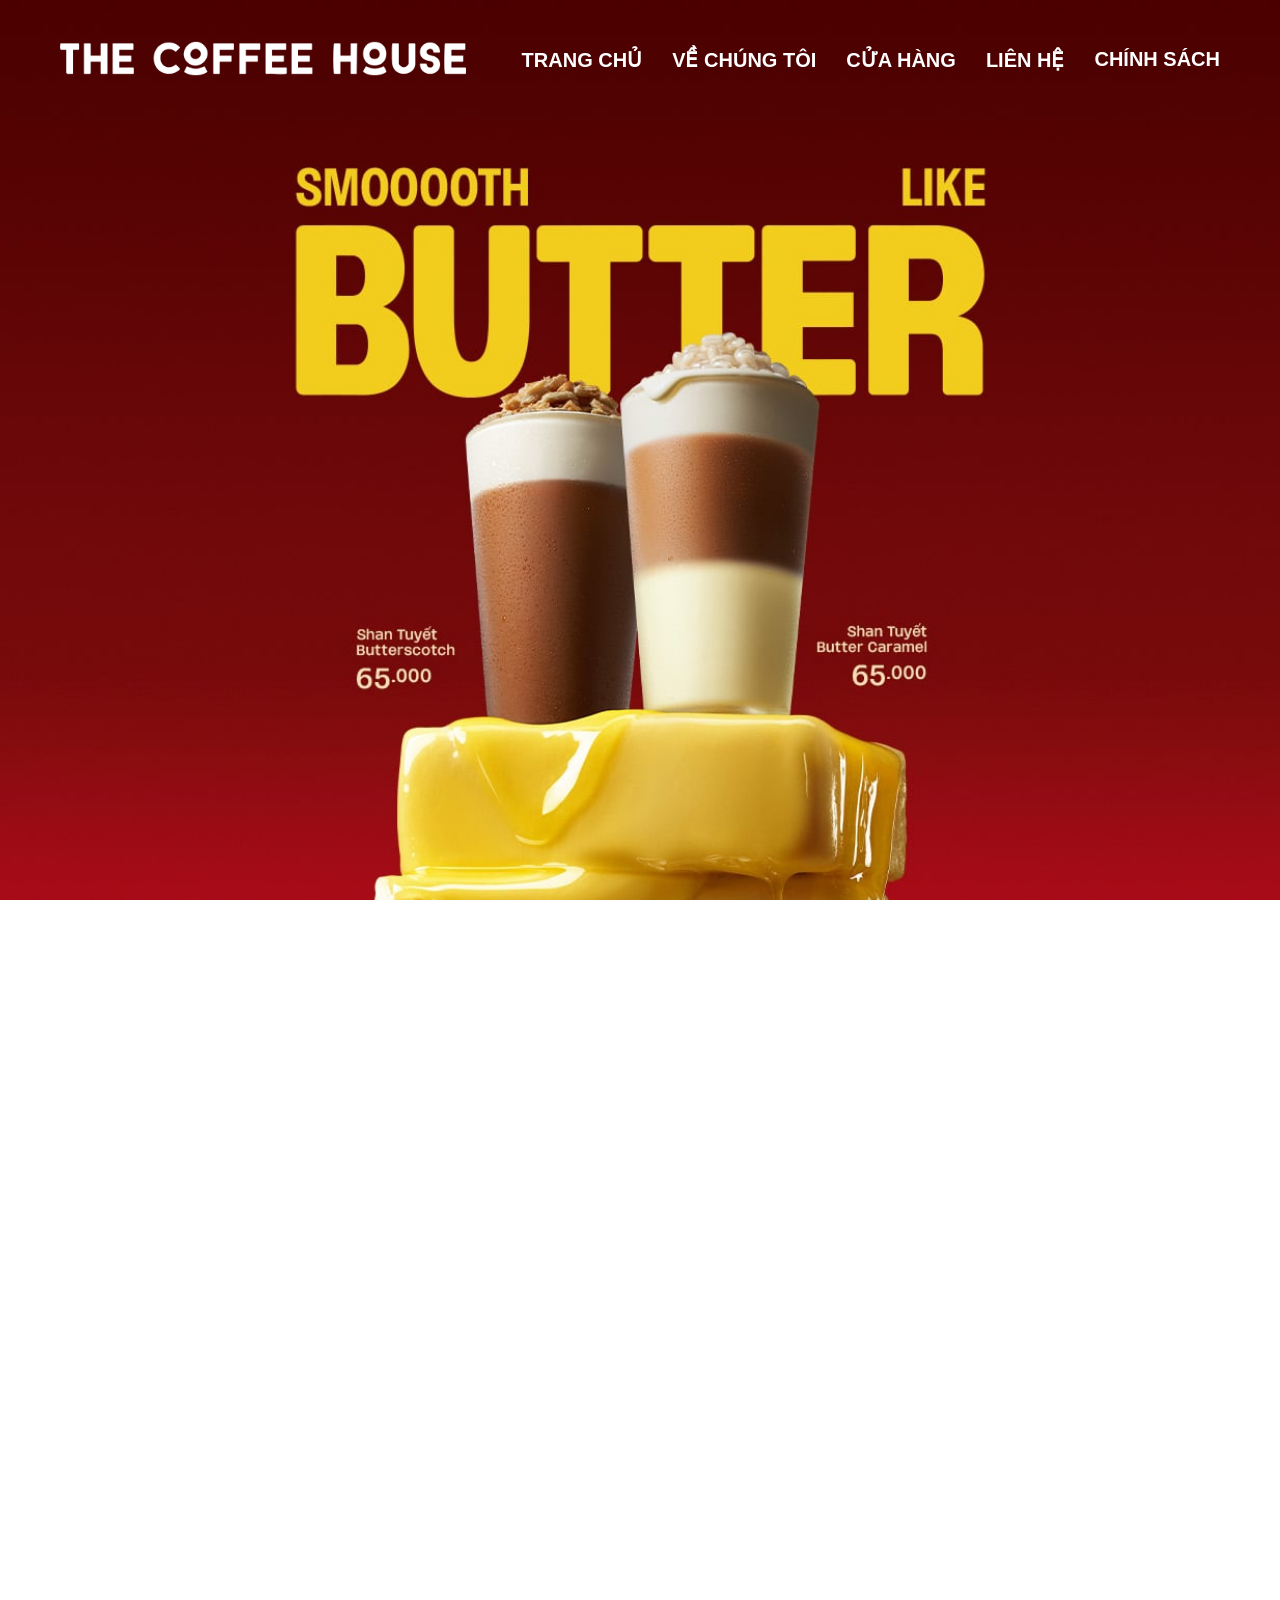
<file: index.html>
<!DOCTYPE html>
<html lang="vi">
<head>
    <meta charset="UTF-8">
    <meta name="viewport" content="width=device-width, initial-scale=1.0">
    <title>The Coffee House</title>
    <meta name="description" content="Trang web phụ của The Coffee House.">
    <link rel="stylesheet" href="assets/css/style.css">
    <link rel="icon" type="image/webp" href="assets/img/flavicon.webp">
</head>
<body>
  <header class="main-header">
    <nav class="nav-container">
      <div class="logo">
        <a href="index.html">
          <img src="assets/img/logo-white.webp" class="logo-white" alt="Logo White">
          <img src="assets/img/logo-black.webp" class="logo-black" alt="Logo Black">
        </a>
      </div>
      <ul class="nav-items">
        <li><a href="index.html">TRANG CHỦ</a></li>
        <li><a href="about.html">VỀ CHÚNG TÔI</a></li>
        <li><a href="stores.html">CỬA HÀNG</a></li>
        <li><a href="contact.html">LIÊN HỆ</a></li>
        <li><a href="policy.html">CHÍNH SÁCH</a></li>
      </ul>
    </nav>
  </header>

  <main>
    <!-- Hero Section -->
    <section class="hero-slider">
        <div class="slider-track">
            <div class="slide">
                <img src="assets/img/slide1.webp" alt="Slide 1">
            </div>
            <div class="slide">
                <img src="assets/img/slide2.webp" alt="Slide 2">
            </div>
        </div>
    </section>

    <!-- Home About Us -->
    <section class="chuyen-nha">
      <div class="content-header">
        <div class="curved-text-container">
          <svg viewBox="0 0 500 100" class="curved-svg">
          <path id="curve" d="M100,80 Q250,20 400,80" fill="transparent" />
            <text width="500">
              <textPath xlink:href="#curve" startOffset="50%" text-anchor="middle">CHUYỆN "NHÀ"</textPath>
            </text>
          </svg>
        </div>
        <p>The Coffee House tin rằng, nụ cười là hương vị ngọt ngào nhất trong mỗi ngày mới. Từ những ly cà phê đậm đà, những tách trà thanh mát, đến từng lời chào thân quen, chúng tôi mong mỗi vị khách khi ghé Nhà đều mang theo một niềm vui nhỏ – để rồi nụ cười ấy lại được lan toả khắp nơi.</p>
        <a href="about.html#our-story" class="btn-black">TÌM HIỂU</a>
      </div>
      <div class="collage-container">
        <div class="main-img">
          <img src="assets/img/banner-home-aboutus.webp" alt="Chuyện Nhà">
        </div>
        <div class="floating-item item-1-coffee"><img src="assets/img/sticker-aboutus-rectangle_1.webp"></div>
        <div class="floating-bubble bubble-left">The Coffee House is always possible.</div>
        <div class="floating-item item-3-matcha"><img src="assets/img/sticker-aboutus-rectangle_2.webp"></div>

        <div class="floating-bubble bubble-hashtag">#chuyệnnhà</div>
        <div class="floating-bubble bubble-right">Just grab a bag and jump right in.</div>
        <div class="floating-item item-5-cherries"><img src="assets/img/sticker-aboutus-rectangle_3.webp"></div>
      </div>
    </section>

    <section class="info-slider">
      <div class="slider-container">
        <div class="info-slide active" data-color="#849b6a">
          <div class="slide-image">
            <img src="assets/img/info2.webp" alt="Info 1">
          </div>
          <div class="slide-content" style="background-color: #849b6a;">
            <div class="content-inner">
              <h2>🍃 Chất lượng khởi nguồn từ những đồi trà tuyển chọn</h2>
              <p>Giữa những đồi trà xanh mướt trong sương sớm, “Nhà” tìm thấy nguồn cảm hứng cho hành trình của mình – nơi từng búp trà được nâng niu, chọn lọc từ những người trồng gửi gắm cả tấm lòng. Từng lá trà tươi được hái đúng thời điểm, ướp trong hương nắng, gió và niềm vui của những bàn tay cần mẫn.</p>
              <a href="about.html#our-tea-story" class="see-more">XEM THÊM <i class="arrow-right">→</i></a>
            </div>
          </div>
        </div>
        <div class="info-slide" data-color="#e87d52">
          <div class="slide-image">
            <img src="assets/img/info1.webp" alt="Info 2">
          </div>
          <div class="slide-content" style="background-color: #e87d52;">
            <div class="content-inner">
              <h2>☕ Nguyên bản từ giá trị hạt cà phê chất lượng</h2>
              <p>Mọi nụ cười ở The Coffee House đều bắt đầu từ một hạt cà phê nguyên bản.</p>
              <a href="about.html#our-coffee-story" class="see-more">XEM THÊM <i class="arrow-right">→</i></a>
            </div>
          </div>
        </div>

        <button class="slider-btn prev">←</button>
        <button class="slider-btn next">→</button>

        <div class="slider-dots">
          <span class="dot active"></span>
          <span class="dot"></span>
        </div>
      </div>
    </section>

    <!-- Find our Stores -->
    <section class="find-store">
      <div class="find-store-container">
        <img src="assets/img/stickerset_1.webp" class="sticker s-red" alt="Red Sticker">
        <img src="assets/img/stickerset_3.webp" class="sticker s-blue" alt="Yellow Sticker">
        <img src="assets/img/stickerset_2.webp" class="sticker s-yellow" alt="Blue Sticker">

        <div class="find-store-content">
          <h2>Tìm "Nhà" gần bạn</h2>
          <p>Dù bạn ở đâu, “Nhà” cũng luôn ở gần.<br>Hãy tìm một góc Nhà để nhâm nhi tách cà phê, lắng nghe bản nhạc<br>quen và tận hưởng những khoảnh khắc nhỏ vui vẻ trong ngày.</p>
          <a href="stores.html" class="store-link">
            <span class="link-text">XEM DANH SÁCH CỬA HÀNG</span>
            <span class="arrow-icon">➔</span>
          </a>
        </div>
      </div>
    </section>
  </main>

  <!-- Footer -->
  <footer class="main-footer">
    <div class="footer-container">
      <p class="footer-copy">&copy; 2026 THE COFFEE HOUSE</p>
      <p style="color:rgb(170, 170, 170)" class="footer-copy">Designed for Website Application Development coursework submission</p>
      <p class="footer-contact">Contact: <a href="https://github.com/zodideac" target="_blank" class="github-link">My Github</a></p>
    </div>
  </footer>

  <script src="assets/js/main.js"></script> 

</body>
</html>
</file>
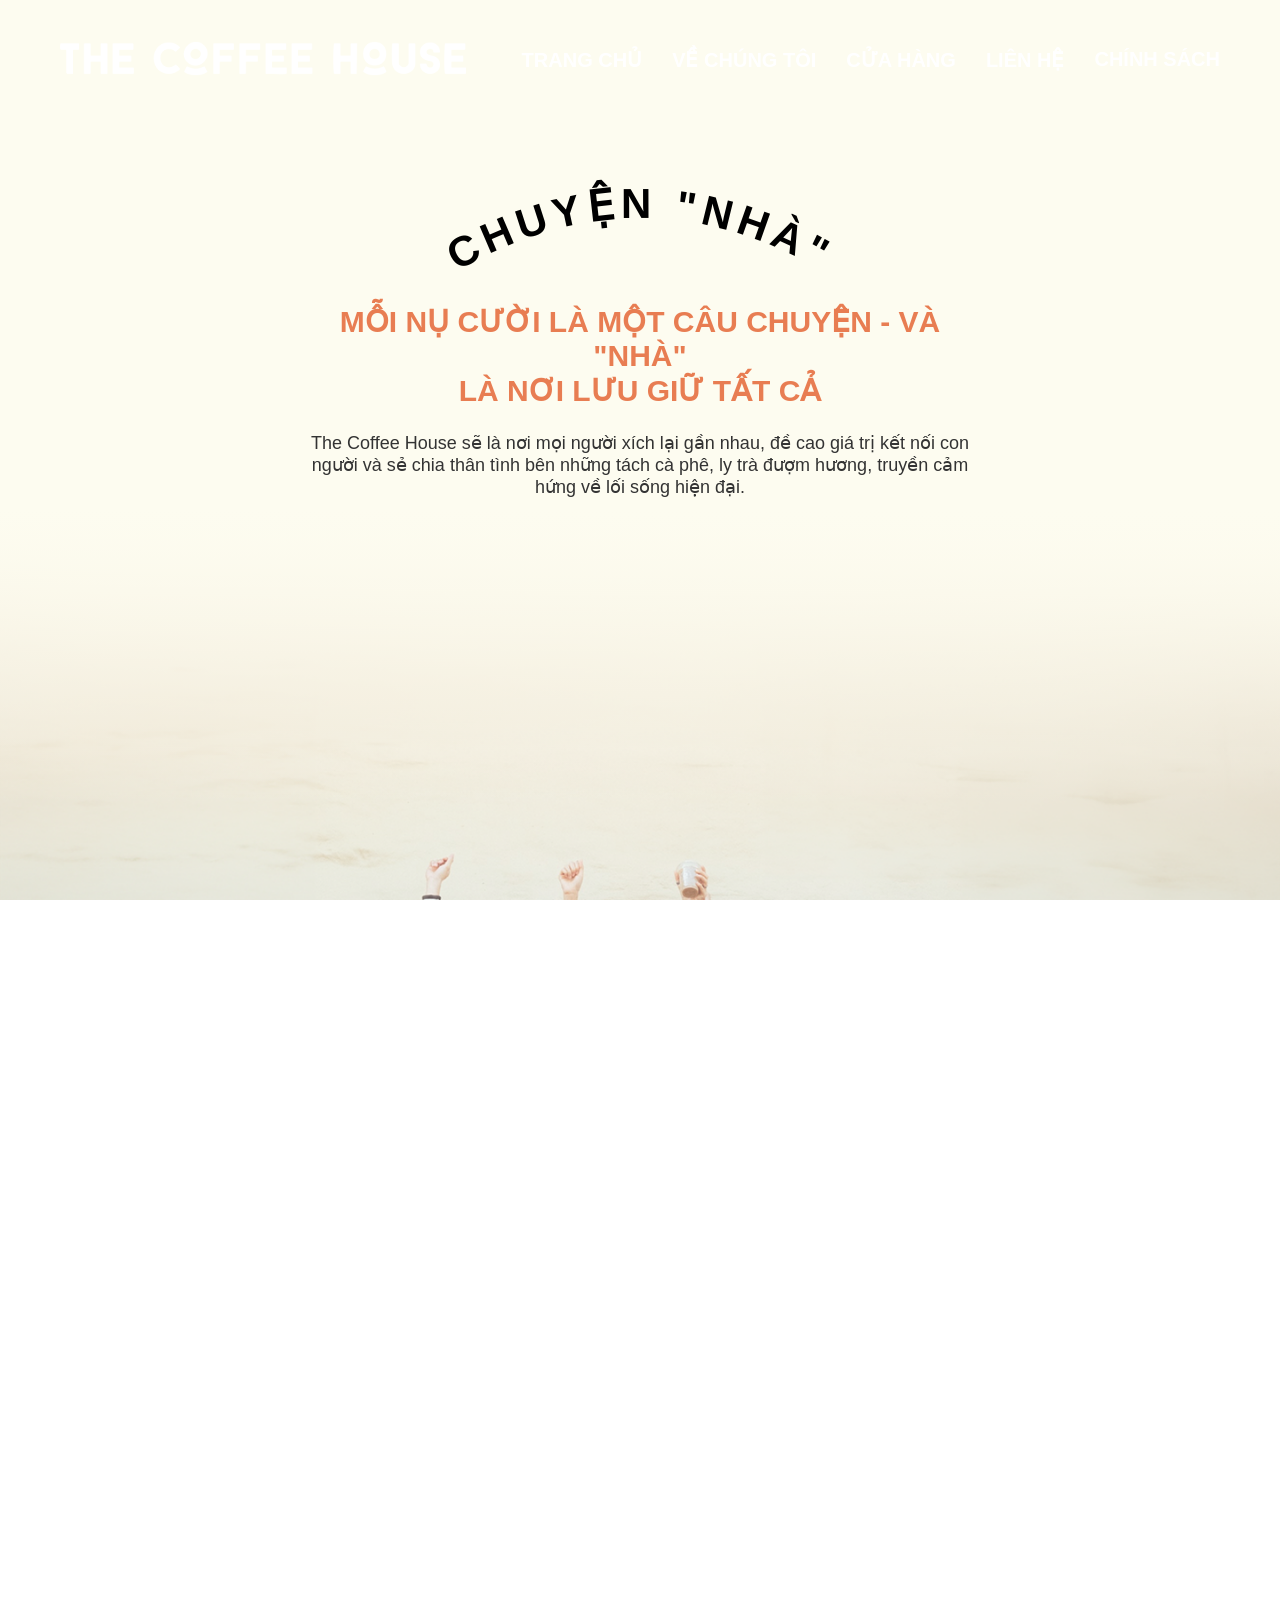
<file: about.html>
<!DOCTYPE html>
<html lang="vi">
<head>
    <meta charset="UTF-8">
    <meta name="viewport" content="width=device-width, initial-scale=1.0">
    <title>The Coffee House</title>
    <meta name="description" content="Trang web phụ của The Coffee House.">
    <link rel="stylesheet" href="assets/css/style.css">
    <link rel="icon" type="image/webp" href="assets/img/flavicon.webp">
</head>
<body>
  <header class="main-header">
    <nav class="nav-container">
      <div class="logo">
        <a href="index.html">
          <img src="assets/img/logo-white.webp" class="logo-white" alt="Logo White">
          <img src="assets/img/logo-black.webp" class="logo-black" alt="Logo Black">
        </a>
      </div>
      <ul class="nav-items">
        <li><a href="index.html">TRANG CHỦ</a></li>
        <li><a href="about.html">VỀ CHÚNG TÔI</a></li>
        <li><a href="stores.html">CỬA HÀNG</a></li>
        <li><a href="contact.html">LIÊN HỆ</a></li>
        <li><a href="policy.html">CHÍNH SÁCH</a></li>
      </ul>
    </nav>
  </header>

  <main class="about-page">
    <section class="about-hero">
      <div class="text-wrap">
        <div class="curved-text-container">
          <svg viewBox="0 0 500 150" class="curved-svg">
          <path id="curve" d="M100,120 Q250,20 400,120" fill="transparent" />
            <text width="500">
              <textPath xlink:href="#curve" startOffset="50%" text-anchor="middle">CHUYỆN "NHÀ"</textPath>
            </text>
          </svg>
        </div>
        <h1 class="about-headline">MỖI NỤ CƯỜI LÀ MỘT CÂU CHUYỆN - VÀ "NHÀ"<br>LÀ NƠI LƯU GIỮ TẤT CẢ</h1>
        <p class="about-paragraph">The Coffee House sẽ là nơi mọi người xích lại gần nhau, đề cao giá trị kết nối con người và sẻ chia thân tình bên những tách cà phê, ly trà đượm hương, truyền cảm hứng về lối sống hiện đại.</p>
      </div>
      <div class="image-section">
        <div class="fade-overlay"></div>
        <img src="assets/img/aboutus-hero.webp" alt="About Us Hero Banner" class="main-about-img">
      </div>
    </section>
    <section class="about-intro" id="our-story">
      <div class="intro-container">
        <div class="intro-text-side">
          <h2 class="intro-title">Chuyện "Nhà"</h2>
          <p class="intro-desc">The Coffee House tin rằng, nụ cười là hương vị ngọt ngào nhất trong mỗi ngày mới. Từ những ly cà phê đậm đà, những tách trà thanh mát, đến từng lời chào thân quen, chúng tôi mong mỗi vị khách khi ghé Nhà đều mang theo một niềm vui nhỏ – để rồi nụ cười ấy lại được lan toả khắp nơi.
          </p>
        </div>
        <div class="intro-collage-side">
          <div class="collage-wrapper">
            <img src="assets/img/stickerset_1.webp" class="collage-sticker s-badge" alt="Red Sticker">
            <div class="main-photo-frame">
              <img src="assets/img/aboutus-banner1.webp" alt="Banner 1">
            </div>
            <div class="collage-bubble b-left">The Coffee House is always possible.</div>
            <div class="collage-bubble b-top-right">#chuyệnnhà</div>
            <div class="collage-bubble b-bottom-right">Just grab a bag and jump right in.</div>
            <div class="small-photo-frame">
              <img src="assets/img/aboutus-banner1-sticker1.webp" alt="Sticker 1">
            </div>
          </div>
        </div>
      </div>
    </section>
    <section class="about-coffee" id="our-coffee-story">
      <div class="coffee-container">
        <div class="coffee-collage-side">
          <div class="coffee-collage-wrapper">
            <img src="assets/img/aboutus-banner2-sticker1.webp" class="coffee-sticker s-green" alt="Bật Mood">
            <div class="coffee-main-photo">
              <img src="assets/img/aboutus-banner2.webp" alt="Coffee Bean Banner">
            </div>
            <div class="coffee-small-photo">
              <img src="assets/img/aboutus-banner2-sticker4.webp" alt="Picking cherries">
            </div>
            <img src="assets/img/aboutus-banner2-sticker3.webp" class="coffee-bean bean-1" alt="bean">
            <img src="assets/img/aboutus-banner2-sticker2.webp" class="coffee-bean bean-2" alt="bean">
          </div>
        </div>
        <div class="coffee-text-side">
          <div class="coffee-heading">
            <h2 class="coffee-title">☕ Nguyên bản từ giá trị hạt cà phê chất lượng</h2>
          </div>
          <p class="coffee-desc">Mọi nụ cười ở The Coffee House đều bắt đầu từ một hạt cà phê nguyên bản.</p>
          <p class="coffee-desc">Những hạt cà phê được “Nhà” chọn lựa từ cao nguyên nắng gió, nơi đất, trời và con người cùng góp tình yêu vào từng mùa vụ. Từng hạt được rang xay cẩn trọng, giữ trọn hương vị nguyên bản – đậm đà, tinh tế và thật lòng như chính cách “Nhà” trao đi từng tách cà phê mỗi ngày.</p>
          <p class="coffee-desc">Với The Coffee House, chất lượng không chỉ là hương vị, mà là cảm xúc. Là khi một ly cà phê khiến ai đó mỉm cười – một nụ cười nhỏ, nhưng đủ khiến ngày dài trở nên dịu lại. Bởi “Nhà” tin, mỗi nụ cười được tạo nên từ những điều nguyên bản và chân thật nhất – như chính hạt cà phê của mình.</p>
        </div>
      </div>
    </section>
    <section class="about-tea" id="our-tea-story">
      <div class="tea-container">
        <div class="tea-text-side">
          <div class="tea-heading">
            <h2 class="tea-title">🍃 Chất lượng khởi nguồn từ những đồi trà tuyển chọn</h2>
          </div>
          <p class="tea-desc">Giữa những đồi trà xanh mướt trong sương sớm, “Nhà” tìm thấy nguồn cảm hứng cho hành trình của mình – nơi từng búp trà được nâng niu, chọn lọc từ những người trồng gửi gắm cả tấm lòng. Từng lá trà tươi được hái đúng thời điểm, ướp trong hương nắng, gió và niềm vui của những bàn tay cần mẫn.</p>
          <p class="tea-desc">The Coffee House tin rằng, chất lượng không chỉ đến từ nguyên liệu tốt, mà còn từ cảm xúc được tạo ra sau mỗi ngụm trà. Là khi hương vị thanh mát ấy khiến ai đó khẽ mỉm cười, để thấy ngày mình nhẹ hơn, lòng mình yên hơn.</p>
          <p class="tea-desc">Bởi với “Nhà”, mỗi tách trà ngon đều bắt đầu từ đồi trà chất lượng – và kết thúc bằng một nụ cười chân thật.</p>
        </div>
        <div class="tea-collage-side">
          <div class="tea-collage-wrapper">
            <img src="assets/img/aboutus-banner3-sticker1.webp" class="tea-sticker" alt="Ngọt thơm">
            <div class="tea-main-photo">
              <img src="assets/img/aboutus-banner3.webp" alt="Banner 3">
            </div>
            <div class="tea-small-photo">
              <img src="assets/img/aboutus-banner3-sticker2.webp" alt="Matcha">
            </div>
            <img src="assets/img/aboutus-banner3-sticker3.webp" class="tea-dust" alt="dust">
          </div>
        </div>
      </div>
    </section>
    <section class="video-section">
      <div class="video-container">
        <div class="video-header">
          <div class="sticker-wrapper">
            <img src="assets/img/video_sticker.webp" class="orange-sticker" alt="Sticker">
            <h2>Chuyện chúng tôi kể..</h2>
          </div>
        </div>
        <div class="iframe-container">
          <iframe 
            src="https://www.youtube.com/embed/xFnAfIOi8N0?si=vXmwVhE2nQLRbM2J" 
            title="The Coffee House Story" 
            frameborder="0" 
            allow="accelerometer; autoplay; clipboard-write; encrypted-media; gyroscope; picture-in-picture; web-share" 
            allowfullscreen>
          </iframe>
        </div>   
      </div>
    </section>
  </main>

  <!-- Footer -->
  <footer class="main-footer">
    <div class="footer-container">
      <p class="footer-copy">&copy; 2026 THE COFFEE HOUSE</p>
      <p style="color:rgb(170, 170, 170)" class="footer-copy">Designed for Website Application Development coursework submission</p>
      <p class="footer-contact">Contact: <a href="https://github.com/zodideac" target="_blank" class="github-link">My Github</a></p>
    </div>
  </footer>
</body>
</html>
</file>
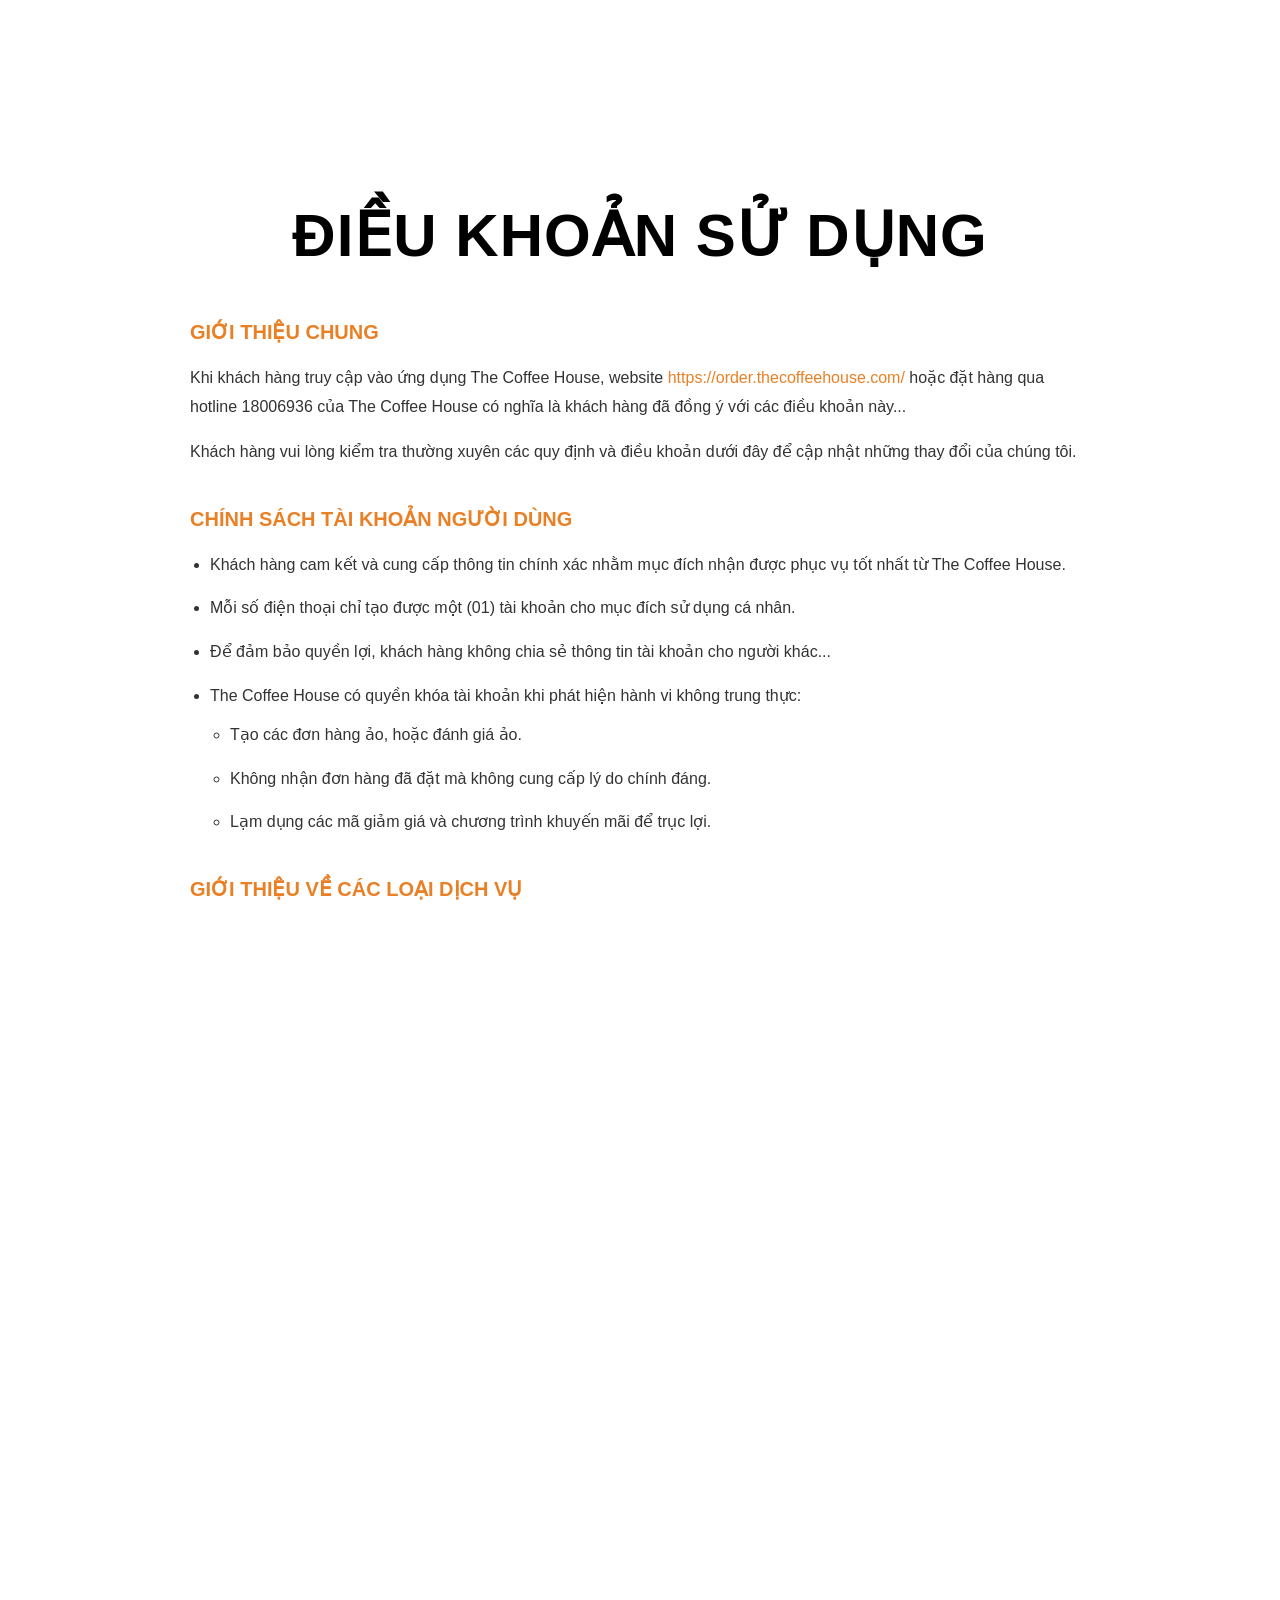
<file: policy.html>
<!DOCTYPE html>
<html lang="vi">
<head>
    <meta charset="UTF-8">
    <meta name="viewport" content="width=device-width, initial-scale=1.0">
    <title>The Coffee House</title>
    <meta name="description" content="Trang web phụ của The Coffee House.">
    <link rel="stylesheet" href="assets/css/style.css">
    <link rel="icon" type="image/webp" href="assets/img/flavicon.webp">
</head>
<body>
  <header class="main-header">
    <nav class="nav-container">
      <div class="logo">
        <a href="index.html">
          <img src="assets/img/logo-white.webp" class="logo-white" alt="Logo White">
          <img src="assets/img/logo-black.webp" class="logo-black" alt="Logo Black">
        </a>
      </div>
      <ul class="nav-items">
        <li><a href="index.html">TRANG CHỦ</a></li>
        <li><a href="about.html">VỀ CHÚNG TÔI</a></li>
        <li><a href="stores.html">CỬA HÀNG</a></li>
        <li><a href="contact.html">LIÊN HỆ</a></li>
        <li><a href="policy.html">CHÍNH SÁCH</a></li>
      </ul>
    </nav>
  </header>

  <main class="policy-page">
    <div class="container">
      <h1 class="policy-title">ĐIỀU KHOẢN SỬ DỤNG</h1>

      <section class="policy-content">
        <h2>Giới thiệu chung</h2>
        <p>Khi khách hàng truy cập vào ứng dụng The Coffee House, website <a href="https://order.thecoffeehouse.com/" target="_blank">https://order.thecoffeehouse.com/</a> hoặc đặt hàng qua hotline 18006936 của The Coffee House có nghĩa là khách hàng đã đồng ý với các điều khoản này...</p>
        <p>Khách hàng vui lòng kiểm tra thường xuyên các quy định và điều khoản dưới đây để cập nhật những thay đổi của chúng tôi.</p>

        <h2>Chính sách Tài khoản Người dùng</h2>
        <ul>
          <li>Khách hàng cam kết và cung cấp thông tin chính xác nhằm mục đích nhận được phục vụ tốt nhất từ The Coffee House.</li>
          <li>Mỗi số điện thoại chỉ tạo được một (01) tài khoản cho mục đích sử dụng cá nhân.</li>
          <li>Để đảm bảo quyền lợi, khách hàng không chia sẻ thông tin tài khoản cho người khác...</li>
          <li>The Coffee House có quyền khóa tài khoản khi phát hiện hành vi không trung thực:
            <ul class="sub-list">
              <li>Tạo các đơn hàng ảo, hoặc đánh giá ảo.</li>
              <li>Không nhận đơn hàng đã đặt mà không cung cấp lý do chính đáng.</li>
              <li>Lạm dụng các mã giảm giá và chương trình khuyến mãi để trục lợi.</li>
            </ul>
          </li>
        </ul>

        <h2>Giới thiệu về các loại dịch vụ</h2>
        <p><strong>Dịch vụ “Giao hàng”:</strong> Khách hàng đặt sản phẩm ngay tại nhà và được giao hàng tận nơi.</p>
        <p><strong>Dịch vụ “Mang đi”:</strong> Khách hàng đặt món trước và đến nhận sản phẩm mang đi.</p>
        <p><strong>Dịch vụ “Tại chỗ”:</strong> Khách hàng đặt món trên ứng dụng và sử dụng tại cửa hàng.</p>

        <h2>Chính sách sử dụng dịch vụ</h2>
        <p>Khách hàng được quyền chủ động chọn loại dịch vụ khi bắt đầu đặt đơn hàng. Với đơn hàng "Giao hàng", vui lòng không sử dụng tại Cửa hàng.</p>

        <h2>Chấp nhận đơn hàng và giá cả</h2>
        <p>The Coffee House có quyền từ chối hoặc hủy bỏ đơn hàng vì lý do kỹ thuật. Nếu liên hệ 3 lần không thành công trong 30 phút, đơn hàng sẽ tự động hủy.</p>

        <h2>Thay đổi thông tin & Hủy bỏ Đặt hàng</h2>
        <p>Khách hàng có thể chủ động hủy đơn trên ứng dụng nếu tài xế chưa nhận đơn hoặc cửa hàng chưa chế biến sản phẩm.</p>
                
        <h2>Chính sách hoàn tiền & Hoàn trả</h2>
        <p>Thời gian hoàn tiền về Thẻ nội địa (ATM) tối đa 7 ngày, Thẻ quốc tế từ 30-45 ngày tùy chu kỳ sao kê.</p>
                
        <h2>Phí giao hàng & Thời gian</h2>
        <p>Khung giờ nhận đơn: 07:00 - 20:30. Phí giao hàng được hiển thị chi tiết trên mỗi đơn hàng.</p>
      </section>
    </div>
  </main>

  <!-- Footer -->
  <footer class="main-footer">
    <div class="footer-container">
      <p class="footer-copy">&copy; 2026 THE COFFEE HOUSE</p>
      <p style="color:rgb(170, 170, 170)" class="footer-copy">Designed for Website Application Development coursework submission</p>
      <p class="footer-contact">Contact: <a href="https://github.com/zodideac" target="_blank" class="github-link">My Github</a></p>
    </div>
  </footer>
</body>
</html>
</file>
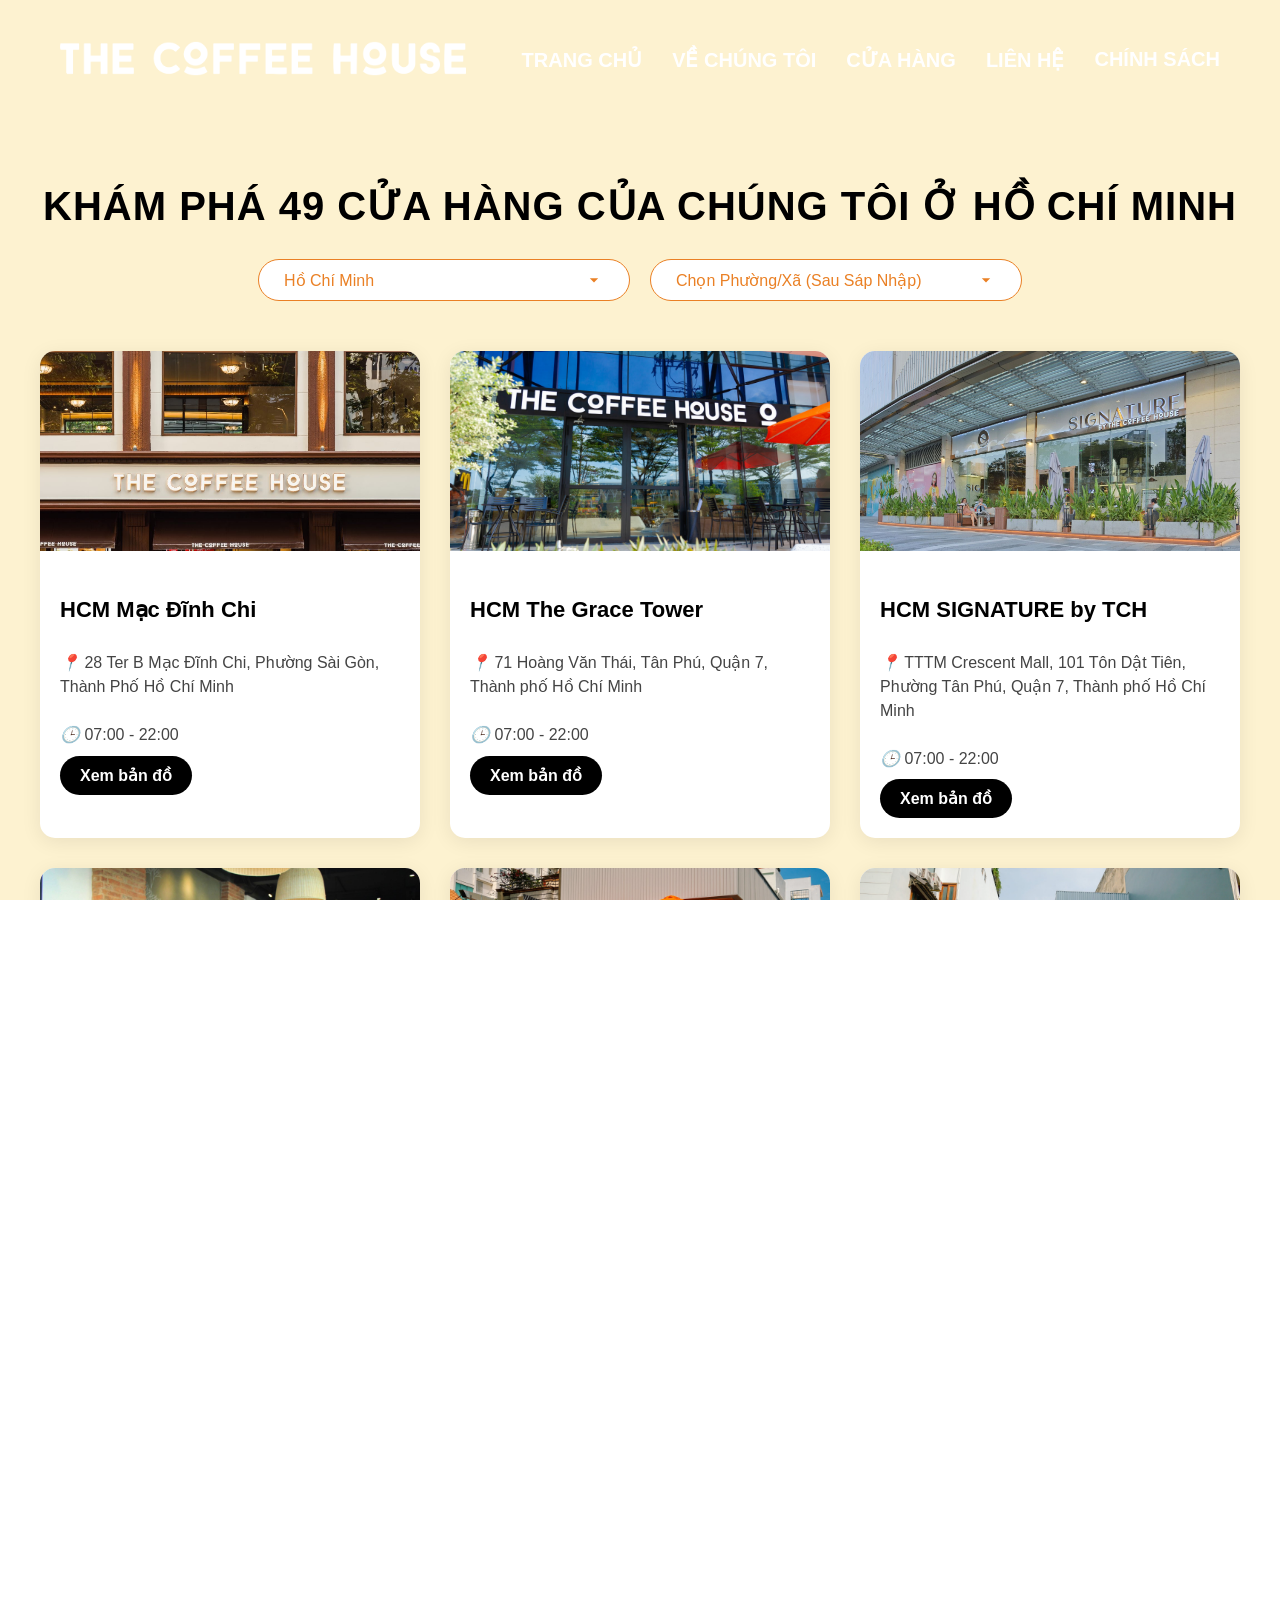
<file: stores.html>
<!DOCTYPE html>
<html lang="vi">
<head>
    <meta charset="UTF-8">
    <meta name="viewport" content="width=device-width, initial-scale=1.0">
    <title>The Coffee House</title>
    <meta name="description" content="Trang web phụ của The Coffee House.">
    <link rel="stylesheet" href="assets/css/style.css">
    <link rel="icon" type="image/webp" href="assets/img/flavicon.webp">
</head>
<body>
    <header class="main-header">
        <nav class="nav-container">
            <div class="logo">
                <a href="index.html">
                    <img src="assets/img/logo-white.webp" class="logo-white" alt="Logo White">
                    <img src="assets/img/logo-black.webp" class="logo-black" alt="Logo Black">
                </a>
            </div>
            <ul class="nav-items">
                <li><a href="index.html">TRANG CHỦ</a></li>
                <li><a href="about.html">VỀ CHÚNG TÔI</a></li>
                <li><a href="stores.html">CỬA HÀNG</a></li>
                <li><a href="contact.html">LIÊN HỆ</a></li>
                <li><a href="policy.html">CHÍNH SÁCH</a></li>
            </ul>
        </nav>
    </header>

    <main class="store-page">
        <section class="store-filter">
            <h1>KHÁM PHÁ 49 CỬA HÀNG CỦA CHÚNG TÔI Ở HỒ CHÍ MINH</h1>
                <div class="filter-controls">
                    <div class="filter-box">
                        <span>Hồ Chí Minh</span>
                        <svg class="icon-chevron" viewBox="0 0 24 24">
                            <path d="M7 10l5 5 5-5z"/>
                        </svg>
                    </div>
                <div class="filter-box locked">
                    <span>Chọn Phường/Xã (Sau Sáp Nhập)</span>
                        <svg class="icon-chevron" viewBox="0 0 24 24">
                            <path d="M7 10l5 5 5-5z"/>
                        </svg>
                </div>
            </div>
        </section>

        <section class="store-grid container">
            <!-- Row 1-->
            <article class="store-card">
                <div class="store-image"><img src="assets/img/hcm_macdinhchi.webp" alt="Mạc Đĩnh Chi"></div>
                <div class="store-info">
                    <h3>HCM Mạc Đĩnh Chi</h3>
                    <p><i>📍</i> 28 Ter B Mạc Đĩnh Chi, Phường Sài Gòn, Thành Phố Hồ Chí Minh</p>
                    <p><i>🕒</i> 07:00 - 22:00</p>
                    <a href="https://maps.app.goo.gl/JTxheoVbkhBCgTfE6" target="_blank" class="btn-map">Xem bản đồ</a>
                </div>
            </article>

            <article class="store-card">
                <div class="store-image"><img src="assets/img/hcm_thegrace.webp" alt="Grace Tower"></div>
                <div class="store-info">
                    <h3>HCM The Grace Tower</h3>
                    <p><i>📍</i> 71 Hoàng Văn Thái, Tân Phú, Quận 7, Thành phố Hồ Chí Minh</p>
                    <p><i>🕒</i> 07:00 - 22:00</p>
                    <a href="https://goo.gl/maps/Xq8XtbEdUkrZdU8x6" target="_blank" class="btn-map">Xem bản đồ</a>
                </div>
            </article>

            <article class="store-card">
                <div class="store-image"><img src="assets/img/hcm_signature.webp" alt="Signature"></div>
                <div class="store-info">
                    <h3>HCM SIGNATURE by TCH</h3>
                    <p><i>📍</i> TTTM Crescent Mall, 101 Tôn Dật Tiên, Phường Tân Phú, Quận 7, Thành phố Hồ Chí Minh
                    </p>
                    <p><i>🕒</i> 07:00 - 22:00</p>
                    <a href="https://goo.gl/maps/AiUZQ4YcKracCogg9" target="_blank" class="btn-map">Xem bản đồ</a>
                </div>
            </article>

            <!-- Row 2 -->
            <article class="store-card">
                <div class="store-image"><img src="assets/img/hcm_hoangviet.webp" alt="Hoàng Việt"></div>
                <div class="store-info">
                    <h3>HCM Hoàng Việt</h3>
                    <p><i>📍</i> 17 Út tịch, Q. Tân Bình, Hồ Chí Minh</p>
                    <p><i>🕒</i> 07:00 - 22:00</p>
                    <a href="https://goo.gl/maps/dGThVP4zQj7ZoYjb7" target="_blank" class="btn-map">Xem bản đồ</a>
                </div>
            </article>

            <article class="store-card">
                <div class="store-image"><img src="assets/img/hcm_lugia.webp" alt="Lữ Gia"></div>
                <div class="store-info">
                    <h3>HCM Lữ Gia</h3>
                    <p><i>📍</i> 64A Lữ Gia, Phường 15, Quận 11, Hồ Chí Minh</p>
                    <p><i>🕒</i> 07:00 - 22:00</p>
                    <a href="https://goo.gl/maps/PQ5CkNsa1Av65WDi6" target="_blank" class="btn-map">Xem bản đồ</a>
                </div>
            </article>

            <article class="store-card">
                <div class="store-image"><img src="assets/img/hcm_apbac.webp" alt="Ấp Bắc"></div>
                <div class="store-info">
                    <h3>HCM Ấp Bắc</h3>
                    <p><i>📍</i> 4 - 6 Ấp Bắc, Q. Tân Bình, Hồ Chí Minh</p>
                    <p><i>🕒</i> 07:00 - 21:30</p>
                    <a href="https://goo.gl/maps/727B5xayri6353wP9" target="_blank" class="btn-map">Xem bản đồ</a>
                </div>
            </article>

            <!-- Row 3 -->
            <article class="store-card">
                <div class="store-image"><img src="assets/img/hcm_binhphu.webp" alt="Bình Phú"></div>
                <div class="store-info">
                    <h3>HCM Bình Phú</h3>
                    <p><i>📍</i> 111-113-115 Bình Phú, Quận 6, Hồ Chí Minh</p>
                    <p><i>🕒</i> 07:00 - 22:00</p>
                    <a href="https://goo.gl/maps/aTZymjTy4LavF1N17" target="_blank" class="btn-map">Xem bản đồ</a>
                </div>
            </article>

            <article class="store-card">
                <div class="store-image"><img src="assets/img/hcm_phanvantri3.webp" alt="Phan Văn Trị"></div>
                <div class="store-info">
                    <h3>HCM Phan Văn Trị 3</h3>
                    <p><i>📍</i> 190 Phan Văn Trị, Phường 11, Bình Thạnh, Thành phố Hồ Chí Minh, Vietnam</p>
                    <p><i>🕒</i> 07:00 - 22:00</p>
                    <a href="https://goo.gl/maps/xcrHU7rT2hxaB3LR9" target="_blank" class="btn-map">Xem bản đồ</a>
                </div>
            </article>

            <article class="store-card">
                <div class="store-image"><img src="assets/img/hcm_homyland.webp" alt="Homyland"></div>
                <div class="store-info">
                    <h3>HCM Homyland Q2</h3>
                    <p><i>📍</i> SH2, Tầng 1 Dự án Chung cư cao cấp Homyland Riverside, Đ. Nguyễn Duy Trinh, P. Bình Trưng Tây, Quận 2, Hồ Chí Minh</p>
                    <p><i>🕒</i> 07:00 - 22:00</p>
                    <a href="https://goo.gl/maps/kFBjDG2qD9gJCTMm9" target="_blank" class="btn-map">Xem bản đồ</a>
                </div>
            </article>
        </section>
        <div class="load-more-section">
            <button class="btn-xem-them">Xem thêm</button>
        </div>
    </main>

    <!-- Footer -->
    <footer class="main-footer">
        <div class="footer-container">
            <p class="footer-copy">&copy; 2026 THE COFFEE HOUSE</p>
            <p style="color:rgb(170, 170, 170)" class="footer-copy">Designed for Website Application Development coursework submission</p>
            <p class="footer-contact">Contact: <a href="https://github.com/zodideac" target="_blank" class="github-link">My Github</a></p>
        </div>
    </footer>
</body>
</html>
</file>
<file: assets/css/style.css>
html, body{
  margin: 0;
  padding: 0;
  width: 100%;
  height: 100%;
  overflow-x: hidden;
  min-height: 100vh;
  font-family: Arial, sans-serif;
}

/* ---------------------------------------------- */
/* Header */
/* ---------------------------------------------- */
.main-header{
  position: fixed;
  top: 0;
  left: 0;
  width: 100%;
  height: 120px;
  z-index: 1000;
  background-color: transparent;
  display: flex;
  align-items: center;
  transition: background-color 0.3s ease;
}

.nav-container{
  display: flex;
  justify-content: space-between;
  align-items: center;
  width: 100%;
  padding: 0 60px;
}

.logo img{
  height: 35px;
  width: auto;
}

.logo-black{
  display: none;
}

.nav-items{
  display: flex;
  list-style: none;
  gap: 30px;
}

.nav-items a{
  color: #ffffff;
  text-decoration: none;
  font-size: 20px;
  font-weight: 700;
  text-transform: uppercase;
  transition: color 0.3s ease;
}

.main-header:hover{
  background-color: #ffffff;
  box-shadow: 0 2px 10px rgba(0,0,0,0.1);
}

.main-header:hover .nav-items a{
  color: #000000;
}

.nav-items a:hover{
  color: #ea8025 !important;
}

.main-header:hover .logo-white{
  display: none;
}

.main-header:hover .logo-black{
  display: block;
}

/* ---------------------------------------------- */
/* Home Page */
/* ---------------------------------------------- */
/* Hero Section */
.hero-slider{
  width: 100vw;
  height: 100vh;
  overflow: hidden;
  background-color: #000;
}

.slider-track{
  display: flex;
  width: 200%;
  height: 100%;
  animation: SlideShow 10s infinite ease-in-out;
}

.slide{
  width: 50%;
  height: 100%;
}

.slide img{
  width: 100%;
  height: 100%;
  object-fit: cover;
  object-position: center bottom;
}

@keyframes SlideShow{
  0% { transform: translateX(0); } /* Slide 1 */
  45% { transform: translateX(0); }
  50% { transform: translateX(-50%); } /* Slide 2 */
  95% { transform: translateX(-50%); }
  100% { transform: translateX(0); } /* Back to Slide 1 */
}

/* About Us in Home Page */
.chuyen-nha{
  padding: 100px 0;
  text-align: center;
  background-color: #fff;
}

.content-header h2{
  font-size: 75px;
  font-weight: 700;
  margin-bottom: 15px;
}

.content-header p{
  max-width: 1000px;
  margin: 0 auto 25px;
  color: #444;
  line-height: 1.15;
  font-size: 35px;
}

.btn-black{
  display: inline-block;
  background-color: #000;
  color: #fff;
  padding: 12px 45px;
  border-radius: 50px;
  text-decoration: none;
  font-weight: bold;
  font-size: 20px;
  text-transform: uppercase;
}

.collage-container{
  position: relative;
  max-width: 550px;
  margin: 100px auto;
  height: 700px;
}

.main-img img{
  width: 100%;
  height: 760px;
  object-fit: cover;
  border-radius: 15px;
  border: 1px solid #eee;
}

.floating-item{
  position: absolute;
  z-index: 10;
}

.floating-item img{
  width: 100%;
  border-radius: 12px;
  border: 4px solid #fff;
  box-shadow: 0 10px 25px rgba(0,0,0,0.1);
}

.item-1-coffee{
  top: -40px;
  left: -120px;
  width: 220px;
}

.bubble-left{
  position: absolute;
  top: 250px;
  left: -300px;
  background: #fde4d8;
  padding: 12px 18px;
  border-radius: 20px;
  font-size: 20px;
  font-weight: 700;
  width: 200px;
  text-align: left;
}

.item-3-matcha{
  bottom: 50px;
  left: -140px;
  width: 220px;
}

.bubble-hashtag{
  position: absolute;
  top: 300px;
  right: -120px;
  background: #fde4d8;
  padding: 8px 15px;
  border-radius: 20px;
  font-size: 20px;
  font-weight: 700;
}

.bubble-right{
  position: absolute;
  bottom: 150px;
  right: -180px;
  background: #f2ede3;
  padding: 12px 18px;
  border-radius: 20px;
  font-size: 20px;
  font-weight: 700;
  width: 200px;
  text-align: left;
}

.item-5-cherries{
  bottom: -100px;
  right: -130px;
  width: 230px;
}

/* Info */
.info-slider{
  position: relative;
  width: 100%;
  height: 1000px;
  overflow: hidden;
}

.slider-container{
  width: 100%;
  height: 100%;
  position: relative;
}

.info-slide{
  position: absolute;
  top: 0;
  left: 0;
  width: 100%;
  height: 100%;
  display: flex;
  opacity: 0;
  transition: opacity 0.8s ease-in-out;
  z-index: 1;
}

.info-slide.active{
  opacity: 1;
  z-index: 2;
}

.slide-image{
  flex: 1;
  height: 100%;
}

.slide-image img{
  width: 100%;
  height: 100%;
  object-fit: cover;
}

.slide-content{
  flex: 1;
  display: flex;
  align-items: center;
  padding: 0 80px;
  color: white;
}

.content-inner h2{
  font-size: 75px;
  font-weight: 700;
  margin: 50px 0;
  line-height: 1.2;
}

.content-inner p{
  font-size: 25px;
  margin-bottom: 50px;
  line-height: 1.6;
}

.see-more{
  color: white;
  text-decoration: none;
  font-weight: bold;
  font-size: 20px;
  border-bottom: 2px solid white;
  padding-bottom: 5px;
}

.slider-btn{
  position: absolute;
  top: 50%;
  transform: translateY(-50%);
  background: white;
  border: none;
  width: 50px;
  height: 50px;
  border-radius: 50%;
  cursor: pointer;
  z-index: 10;
  font-size: 20px;
  display: flex;
  align-items: center;
  justify-content: center;
  box-shadow: 0 4px 10px rgba(0,0,0,0.1);
}

.prev { left: 20px; }
.next { right: 20px; }

.slider-dots{
  position: absolute;
  bottom: 40px;
  left: 47%;
  padding-left: 80px;
  z-index: 10;
  display: flex;
  gap: 12px;
}

.dot{
  width: 10px;
  height: 10px;
  background: rgba(255, 255, 255, 0.4);
  border-radius: 50%;
  cursor: pointer;
  transition: background 0.3s ease;
}

.dot.active{
  background: #ffffff;
}

/* Find the Stores */
.find-store{
  background-color: #f9f5ee;
  padding: 150px 0;
  width: 100%;
  display: flex;
  justify-content: center;
  position: relative;
  overflow: hidden;
}

.find-store-container{
  position: relative;
  width: 100%;
  max-width: 1200px;
  display: flex;
  justify-content: center;
}

.find-store-content{
  display: flex;
  flex-direction: column;
  align-items: center;
  text-align: center;
  z-index: 10;
}

.find-store-content h2{
  font-size: 70px;
  font-weight: 700;
  margin-bottom: 20px;
}

.find-store-content p{
  font-size: 26px;
  line-height: 1.6;
  max-width: 900px;
  margin-bottom: 50px;
}

.store-link{
  display: flex;
  align-items: center;
  justify-content: center;
  gap: 10px;
  text-decoration: none;
  color: #000;
  font-weight: 700;
  font-size: 24px;
}

.link-text{
  text-decoration: underline;
  text-underline-offset: 8px;
}

.arrow-icon{
  text-decoration: none !important;
  font-size: 20px;
}

.store-link:hover .link-text,
.store-link:hover .arrow-icon{
  color: #ea8025;
}

.sticker{
  position: absolute;
  pointer-events: none;
}

.s-red{
  top: -20px;
  left: 13%;
  width: 150px;
}

.s-blue{
  top: 16px;
  right: 12%;
  width: 140px;
  transform: rotate(15deg);
}

.s-yellow{
  bottom: -60px;
  left: 70%;
  width: 140px;
}

/* ---------------------------------------------- */
/* Contact Page */
/* ---------------------------------------------- */
/* Contact Hero */
.contact-hero{
  width: 100%;
  height: 400px;
  background-image: url('../img/contact-bg.webp'); 
  background-size: cover;
  background-position: center;
  position: relative;
  display: flex;
  align-items: center;
}

.hero-overlay{
  position: absolute;
  top: 0;
  left: 0;
  width: 100%;
  height: 100%;
  background-color: rgba(253, 242, 208, 0.6); 
  display: flex;
  align-items: center;
}

.contact-hero .container{
  width: 100%;
  max-width: 1200px;
  margin: 0 auto;
  padding-left: 10px;
  z-index: 2;
}

.contact-hero h1{
  font-size: 70px;
  font-weight: 700;
  color: #000;
  margin: 0;
}

/* Contact Form */
.contact-form-section{
  padding: 80px 5%;
  background-color: #fff;
}

.contact-wrapper{
  display: flex;
  max-width: 1200px;
  margin: 0 auto;
  gap: 60px;
}

.contact-info{ flex: 1; }

.form-logo{ 
  width: 300px;
  margin-bottom: 25px;
}

.info-details p{
  font-size: 16px;
  margin-bottom: 12px;
  line-height: 1.6;
  color: #333;
}

.info-details strong{
  color: #ea8025;
}

.image-box{
  position: relative;
  margin-top: 40px;
}

.store-img{
  width: 100%;
  border-radius: 15px;
  box-shadow: 0 10px 25px rgba(0,0,0,0.1);
}

.sticker-badge{
  position: absolute;
  top: -30px;
  right: 20px;
  width: 80px;
}

.form-card{ flex: 1.2; }

fieldset{
  border: none;
  padding: 0;
}

legend{
  font-size: 30px;
  font-weight: 700;
  margin-bottom: 25px;
  color: #000;
}

.form-row{
  display: flex;
  gap: 20px;
  margin-bottom: 15px;
}

.input-group{
  flex: 1;
  margin-bottom: 20px;
  display: flex;
  flex-direction: column;
}

label{
  font-size: 16px;
  font-weight: 700;
  color: #868686;
  margin-bottom: 8px;
  text-transform: uppercase;
}

input[type="text"], input[type="email"], input[type="tel"], 
input[type="password"], input[type="number"], input[type="date"], 
select, textarea{
  padding: 14px 25px;
  border: 1px solid #ddd;
  border-radius: 35px;
  font-size: 16px;
  outline: none;
  transition: all 0.3s ease;
}

textarea{ border-radius: 20px; }

input:focus, select:focus, textarea:focus{ /*Outline khi focus vào input field*/
  border-color: #ea8025;
  box-shadow: 0 0 8px rgba(234, 128, 37, 0.2);
}

input.is-invalid{ border-color: #ff4d4d !important; background-color: #fff5f5; }
input.is-valid{ border-color: #2ecc71 !important; }

.form-btns{
  margin-top: 20px;
  display: flex;
  gap: 15px;
}

.btn-primary-form{
  background-color: #d47522;
  color: white;
  border: none;
  padding: 12px 60px;
  border-radius: 30px;
  font-weight: bold;
  cursor: pointer;
  font-size: 16px;
}

.btn-secondary-form{ /* Reset button */
  background-color: #d3d2d2;
  color: #000000;
  border: none;
  padding: 12px 30px;
  border-radius: 30px;
  cursor: pointer;
}

.form-row-special{
  display: flex;
  gap: 30px;
  align-items: center;
}

select#region{
  width: 100%;
  padding: 14px 25px;
  border: 1px solid #ddd;
  border-radius: 35px;
  font-size: 16px;
  background-color: #fff;
  cursor: pointer;
  outline: none;
}

select#region:disabled{
  background-color: #f5f5f5 !important;
  color: #999 !important;
  border-color: #ddd !important;
  cursor: not-allowed;
}

select#region:not(:disabled){
  background-color: #ffffff !important;
  color: #000;
  border-color: #ea8025 !important;
  cursor: pointer;
}

input:invalid:focus{
  border-color: #f81e1e !important;
  background-color: #fff8f8;
}

#mood-value{
  color: #ea8025;
  font-weight: 800;
  font-size: 18px;
  margin-left: 5px;
}

/* ---------------------------------------------- */
/* Policy Page */
/* ---------------------------------------------- */
/* Policy Content */
.policy-page{
  padding-top: 100px;
  padding-bottom: 100px;
}

.policy-page .container{
  max-width: 900px;
  margin: 0 auto;
  background-color: rgba(255, 255, 255, 0.7);
  padding: 60px;
  border-radius: 20px;
}

.policy-title{
  text-align: center;
  font-size: 60px;
  font-weight: 700;
  margin-bottom: 50px;
  letter-spacing: 1px;
}

.policy-content h2{
  font-size: 20px;
  color: #ea8025;
  margin: 40px 0 20px 0;
  text-transform: uppercase;
}

.policy-content p, .policy-content li{
  font-size: 16px;
  line-height: 1.8;
  color: #333;
  margin-bottom: 15px;
}

.policy-content ul{
  padding-left: 20px;
}

.sub-list{
  margin-top: 10px;
  list-style-type: circle;
}

.policy-content a{
  color: #ea8025;
  text-decoration: none;
}

/* ---------------------------------------------- */
/* Store Page */
/* ---------------------------------------------- */
/* Store Content */
/* Page Background */
.store-page {
  background-color: #fdf2d0;
  padding-top: 150px;
  padding-bottom: 40px;
  width: 100%;
}

.store-filter{
  text-align: center;
  margin-bottom: 50px;
}

.store-filter h1{
  font-size: 40px;
  font-weight: 700;
  margin-bottom: 30px;
  letter-spacing: 1px;
}

.filter-controls{
    display: flex;
    justify-content: center;
    gap: 20px;
}

.filter-box{
  background: #fff;
  border: 1px solid #ea8025;
  padding: 10px 25px;
  border-radius: 25px;
  min-width: 320px;
  display: flex;
  justify-content: space-between;
  align-items: center;
  font-size: 16px;
  color: #ea8025;
  cursor: not-allowed;
  transition: all 0.2s ease;
}

.icon-chevron{
  width: 20px;
  height: 20px;
  fill: #ea8025;
  transition: fill 0.2s;
}

.filter-box.locked{
  color: #ea8025;
  border-color: #ea8025;
}

.store-grid{
  display: grid;
  grid-template-columns: repeat(3, 1fr);
  gap: 30px;
  max-width: 1200px;
  margin: 50px auto;
  padding: 0 20px;
}

.store-card{
  background: #fff;
  border-radius: 15px;
  overflow: hidden;
  box-shadow: 0 4px 20px rgba(0,0,0,0.08);
  transition: transform 0.3s ease;
}

.store-card:hover{
  transform: translateY(-8px);
}

.store-image img{
  width: 100%;
  height: 200px;
  object-fit: cover;
}

.store-info{
  padding: 20px;
  min-height: 220px;
  display: flex;
  flex-direction: column;
}

.store-info h3{
  font-size: 22px;
  font-weight: 700;
  margin-bottom: 12px;
}

.store-info p{
  font-size: 16px;
  color: #444;
  line-height: 1.5;
  margin-bottom: 8px;
}

.btn-map{
  margin-top: auto;
  display: inline-block;
  background: #000;
  color: #fff;
  padding: 10px 20px;
  border-radius: 25px;
  text-decoration: none;
  font-size: 16px;
  font-weight: bold;
  width: fit-content;
}

.load-more-section{
  text-align: center;
  padding: 40px 0 60px 0;
}

.btn-xem-them{
  background-color: #ffffff;
  border: 1px solid #d1d1d1;
  color: #333;
  padding: 12px 65px;
  border-radius: 8px;
  font-size: 16px;
  font-weight: 500;
  cursor: pointer;
  transition: all 0.2s ease;
}

.btn-xem-them:hover{
  background-color: #f9f9f9;
  border-color: #ea8025;
  color: #ea8025;
}

/* ---------------------------------------------- */
/* About Page */
/* ---------------------------------------------- */
/* About Hero */
.about-page{
  background-color: #fdfcf0;
  padding-top: 80px;
  width: 100%;
}

.text-wrap{
  text-align: center;
  max-width: 700px;
  margin: 0 auto;
  padding: 40px 20px;
}

.curved-text-container{
  width: 100%;
  max-width: 1000px;
  margin: 0 auto -50px;
  display: flex;
  justify-content: center;
  overflow: visible;
}

.curved-text-container svg{
   width: 100%;
  height: auto;
  overflow: visible;
}

.curved-text-container text{
  font-size: 30px;
  font-weight: 700;
  fill: #000000;
  letter-spacing: 4px;
}

.about-headline{
  color: #e87d52;
  font-size: 30px;
  font-weight: 700;
  line-height: 1.15;
  margin-bottom: 25px;
  text-transform: uppercase;
}

.about-paragraph {
  font-size: 18px;
  line-height: 1.2;
  color: #333;
  font-weight: 500;
}

.image-section{
  position: relative;
  width: 100%;
  margin-top: -50px;
}

.fade-overlay{ /* To make a small fade above the background image */
  position: absolute;
  top: 0;
  left: 0;
  width: 100%;
  height: 300px;
  background: linear-gradient(to bottom, #fdfcf0 0%, transparent 100%);
  z-index: 2;
}

.main-about-img{
  width: 100%;
  display: block;
  object-fit: cover;
}

/* About Intro */
.about-intro{
  padding: 100px 5%;
  background-color: #fff;
}

.intro-container{
  display: flex;
  max-width: 1200px;
  margin: 0 auto;
  align-items: center;
  gap: 80px;
}

.intro-text-side{ flex: 1; }

.intro-title{
  font-size: 60px;
  font-weight: 700;
  margin-bottom: 25px;
  color: #000;
}

.intro-desc{
  font-size: 16px;
  line-height: 1.8;
  color: #333;
  max-width: 480px;
}

.intro-collage-side{
  flex: 1.2;
  display: flex;
  justify-content: center;
}

.collage-wrapper{
  position: relative;
  width: 100%;
  max-width: 500px;
  height: 600px;
}

.main-photo-frame{
  width: 100%;
  transform: rotate(3deg);
  border-radius: 15px;
  overflow: hidden;
  z-index: 2;
  position: relative;
}

.main-photo-frame img{
  width: 100%;
  display: block;
}

.small-photo-frame{
  position: absolute;
  bottom: -50px;
  left: -40px;
  width: 160px;
  z-index: 10;
  transform: rotate(-5deg);
  border-radius: 10px;
}

.small-photo-frame img{
  width: 100%;
  border-radius: 5px;
}

.collage-sticker.s-badge{
  position: absolute;
  top: -40px;
  left: -20px;
  width: 90px;
  z-index: 15;
}

.collage-bubble{
  position: absolute;
  background: #fdf2d0;
  padding: 10px 20px;
  border-radius: 20px;
  font-size: 16px;
  font-weight: 600;
  box-shadow: 0 4px 10px rgba(0,0,0,0.05);
  z-index: 12;
}

.b-left{
  top: 60%;
  left: -80px;
  width: 150px;
}

.b-top-right{
  top: 20%;
  right: -100px;
  background: #fee4d8;
}

.b-bottom-right{
  bottom: 15%;
  right: -50px;
  width: 140px;
  background: #f2ede3;
}

/* About Coffee */
.about-coffee{
  padding: 100px 5%;
  background-color: #fffbf0;
}

.coffee-container{
  display: flex;
  max-width: 1400px;
  margin: 0 auto;
  align-items: center;
  flex-direction: row;
  gap: 100px;
}

.coffee-collage-side{
  flex: 1.2;
}

.coffee-collage-wrapper{
  position: relative;
  width: 100%;
  max-width: 500px;
  height: 400px;
}

.coffee-main-photo{
  width: 100%;
  transform: rotate(2deg);
  border-radius: 15px;
  overflow: hidden;
}

.coffee-main-photo img{
  width: 100%;
  display: block;
}

.coffee-small-photo{
  position: absolute;
  bottom: -20px;
  left: -50px;
  width: 150px;
  border-radius: 12px;
  transform: rotate(-5deg);
  z-index: 5;
}

.coffee-small-photo img{
  width: 100%;
  border-radius: 8px;
}

.s-green{
  position: absolute;
  top: -100px;
  left: -150px;
  width: 300px;
  z-index: 10;
}

.coffee-bean{
  position: absolute;
  width: 50px;
  z-index: 1;
}

.bean-1{
  top: -20px;
  right: 20px;
  transform: rotate(15deg);
}

.bean-2{
  top: 50%;
  right: -40px;
  transform: rotate(-10deg);
}

.coffee-text-side{
  flex: 1;
}

.coffee-heading{
  display: flex;
  align-items: flex-start;
  gap: 10px;
  margin-bottom: -30px;
}

.coffee-title{
  font-size: 55px;
  font-weight: 700;
  line-height: 1.2;
  color: #000;
}

.coffee-desc{
  font-size: 17px;
  line-height: 1.5;
  color: #333;
  margin-bottom: 1px;
  font-weight: 500;
}

/* About Tea */
.about-tea{
  padding: 100px 5%;
  background-color: #ffffff;
}

.tea-container{
  display: flex;
  max-width: 1500px;
  margin: 0 auto;
  align-items: center;
  gap: 80px;
}

.tea-text-side{
  flex: 1;
}

.tea-title{
  font-size: 60px;
  font-weight: 700;
  line-height: 1.2;
  color: #000;
}

.tea-desc{
  font-size: 16px;
  line-height: 1.7;
  color: #333;
  margin-top: 20px;
  font-weight: 500;
}

.tea-collage-side{
  flex: 1.2;
  display: flex;
  justify-content: center;
}

.tea-collage-wrapper{
  position: relative;
  width: 100%;
  max-width: 700px;
  height: 450px;
}

.tea-main-photo{
  width: 90%;
  transform: rotate(3deg);
  border-radius: 15px;
  overflow: hidden;
  z-index: 2;
}

.tea-main-photo img{
  width: 100%;
  display: block;
}

.tea-small-photo{
  position: absolute;
  bottom: -50px;
  left: -40px;
  width: 160px;
  border-radius: 12px;
  transform: rotate(-5deg);
  z-index: 5;
}

.tea-small-photo img{
  width: 100%;
  border-radius: 8px;
}

.tea-sticker{
  position: absolute;
  top: -100px;
  left: -20px;
  width: 180px;
  z-index: 10;
}

.tea-dust{
  position: absolute;
  top: 0;
  right: -30px;
  width: 200px;
  z-index: 1;
  pointer-events: none;
}

/*Video Section*/
.video-section{
  padding: 80px 5%;
  background-color: #fffbf0;
  text-align: center;
}

.video-container{
  max-width: 900px;
  margin: 0 auto;
}

.video-header{
  margin-bottom: 50px;
}

.sticker-wrapper{
  position: relative;
  display: inline-block;
}

.orange-sticker{
  position: absolute;
  top: -45px;
  left: -300px;
  width: 300px;
  transform: rotate(-15deg);
  z-index: 5;
}

.video-header h2{
  font-size: 60px;
  font-weight: 700;
  color: #000;
  letter-spacing: -1px;
}

.iframe-container{
  width: 100%;
  border-radius: 20px;
  overflow: hidden;
  box-shadow: 0 20px 40px rgba(0,0,0,0.1);
  line-height: 0;
}

.iframe-container iframe{
  width: 100%;
  aspect-ratio: 16 / 9;
  border: none;
}

/* ---------------------------------------------- */
/* Footer */
/* ---------------------------------------------- */
.main-footer{
  flex-shrink: 0; 
  background-color: #000000;
  padding: 60px 20px;
  width: 100%;
  z-index: 10;
}

main{
  flex: 1 0 auto;
}

.footer-container{
  display: flex;
  flex-direction: column;
  align-items: center;
  gap: 10px;
}

.footer-copy{
  color: #ea8025;
  font-size: 16px;
  margin: 0;
}

.footer-contact{
  color: #b1b1b1;
  font-size: 16px;
  margin: 0;
}

.github-link{
  color: #ea8025;
  text-decoration: none;
  font-weight: 500;
  transition: color 0.3s ease;
}

.github-link:hover{
  color: #ffffff;
  text-decoration: underline;
}

#our-story, #our-tea-story, #our-coffee-story{
  scroll-margin-top: 80px; 
}

/* Responsiveness */
@media (max-width: 768px){
  .main-header{
    height: 80px;
  }
  .nav-container{
    padding: 0 20px;
    flex-direction: column;
    justify-content: center;
  }
  .nav-items{
    gap: 10px;
    margin-top: 10px;
  }
  .nav-items a{
    font-size: 12px;
  }
  .logo img{ height: 25px; }
  
  .hero-slider{ height: 50vh; }

  .content-header h2{ font-size: 35px !important; }
  .content-header p{ font-size: 18px !important; max-width: 90%; }
  
  .collage-container{
    height: auto !important;
    margin: 40px auto;
    display: flex;
    flex-direction: column;
    align-items: center;
  }
  .main-img img{ height: auto !important; width: 100%; }

  .floating-item, .bubble-left, .bubble-right, .bubble-hashtag{
    position: relative !important;
    top: 0 !important;
    left: 0 !important;
    right: 0 !important;
    bottom: 0 !important;
    width: 90% !important;
    margin: 15px auto !important;
    transform: none !important;
    text-align: center !important;
  }

  .info-slider{ height: auto !important; }
  .info-slide{
    flex-direction: column;
    position: relative;
    opacity: 1 !important;
    display: none;
  }

  .info-slide.active{ display: flex; }
  .slide-image, .slide-content{ width: 100%; height: 350px; flex: none; }
  .slide-content{ padding: 40px 20px !important; }
  .content-inner h2{ font-size: 32px !important; margin: 20px 0; }
  .content-inner p{ font-size: 16px !important; }
  .slider-dots{ left: 0 !important; width: 100%; justify-content: center; padding: 0 !important; bottom: 15px; }

  .find-store-content h2 { font-size: 32px; }
  .find-store-content p { font-size: 18px; }
  .sticker { display: none !important; }
  
  .about-headline { font-size: 24px !important; }
  .about-paragraph { font-size: 15px !important; }
  .curved-text-container text { font-size: 24px !important; }

  .intro-container, .coffee-container, .tea-container{
    flex-direction: column !important;
    text-align: center;
    gap: 40px;
  }

  .collage-wrapper, .coffee-collage-wrapper, .tea-collage-wrapper{
    height: auto !important;
    max-width: 100%;
    margin: 0 auto;
  }
  .main-photo-frame, .coffee-main-photo, .tea-main-photo{
    transform: none !important;
    width: 100%;
  }

  .small-photo-frame, .coffee-small-photo, .tea-small-photo, .s-green, .tea-sticker, .tea-dust{
    display: none !important;
  }
  
  .store-page{ padding-top: 100px; }
  .store-filter h1{ font-size: 22px; }
  .filter-controls{ flex-direction: column; align-items: center; }
  .filter-box{ min-width: 90% !important; }
  
  .store-grid{
    grid-template-columns: 1fr !important;
    padding: 0 15px;
  }
  
  .contact-hero h1{ font-size: 40px; }
  .contact-wrapper{ flex-direction: column; gap: 40px; }
  .form-logo{ width: 200px; margin: 0 auto; display: block; }
  .info-details{ text-align: center; }
  
  .form-row, .form-row-special{
    flex-direction: column;
    gap: 0;
  }
  .btn-primary-form{ width: 100%; }
  
  .policy-title{ font-size: 32px; }
  .policy-page .container {
    padding: 30px 15px;
    margin: 0 10px;
  }

  .footer-copy, .footer-contact{ font-size: 12px; text-align: center; }
}
</file>
